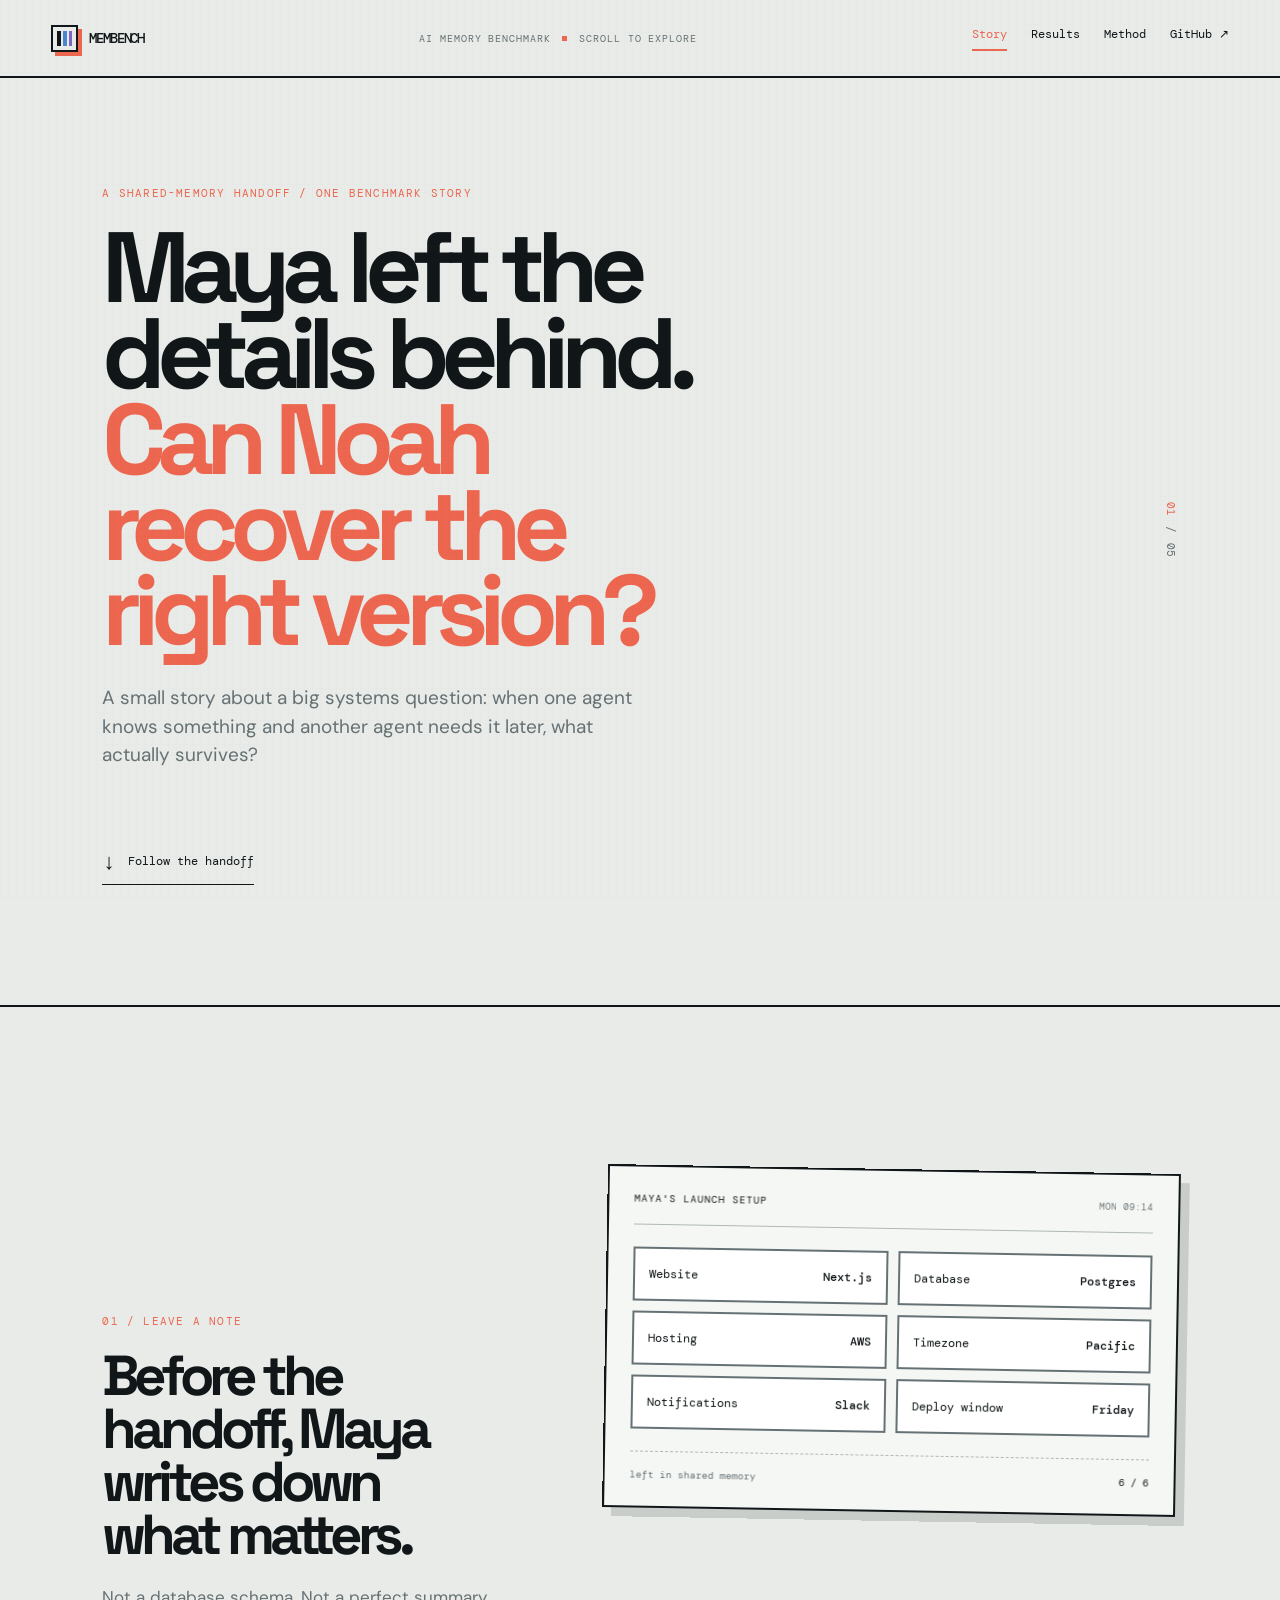
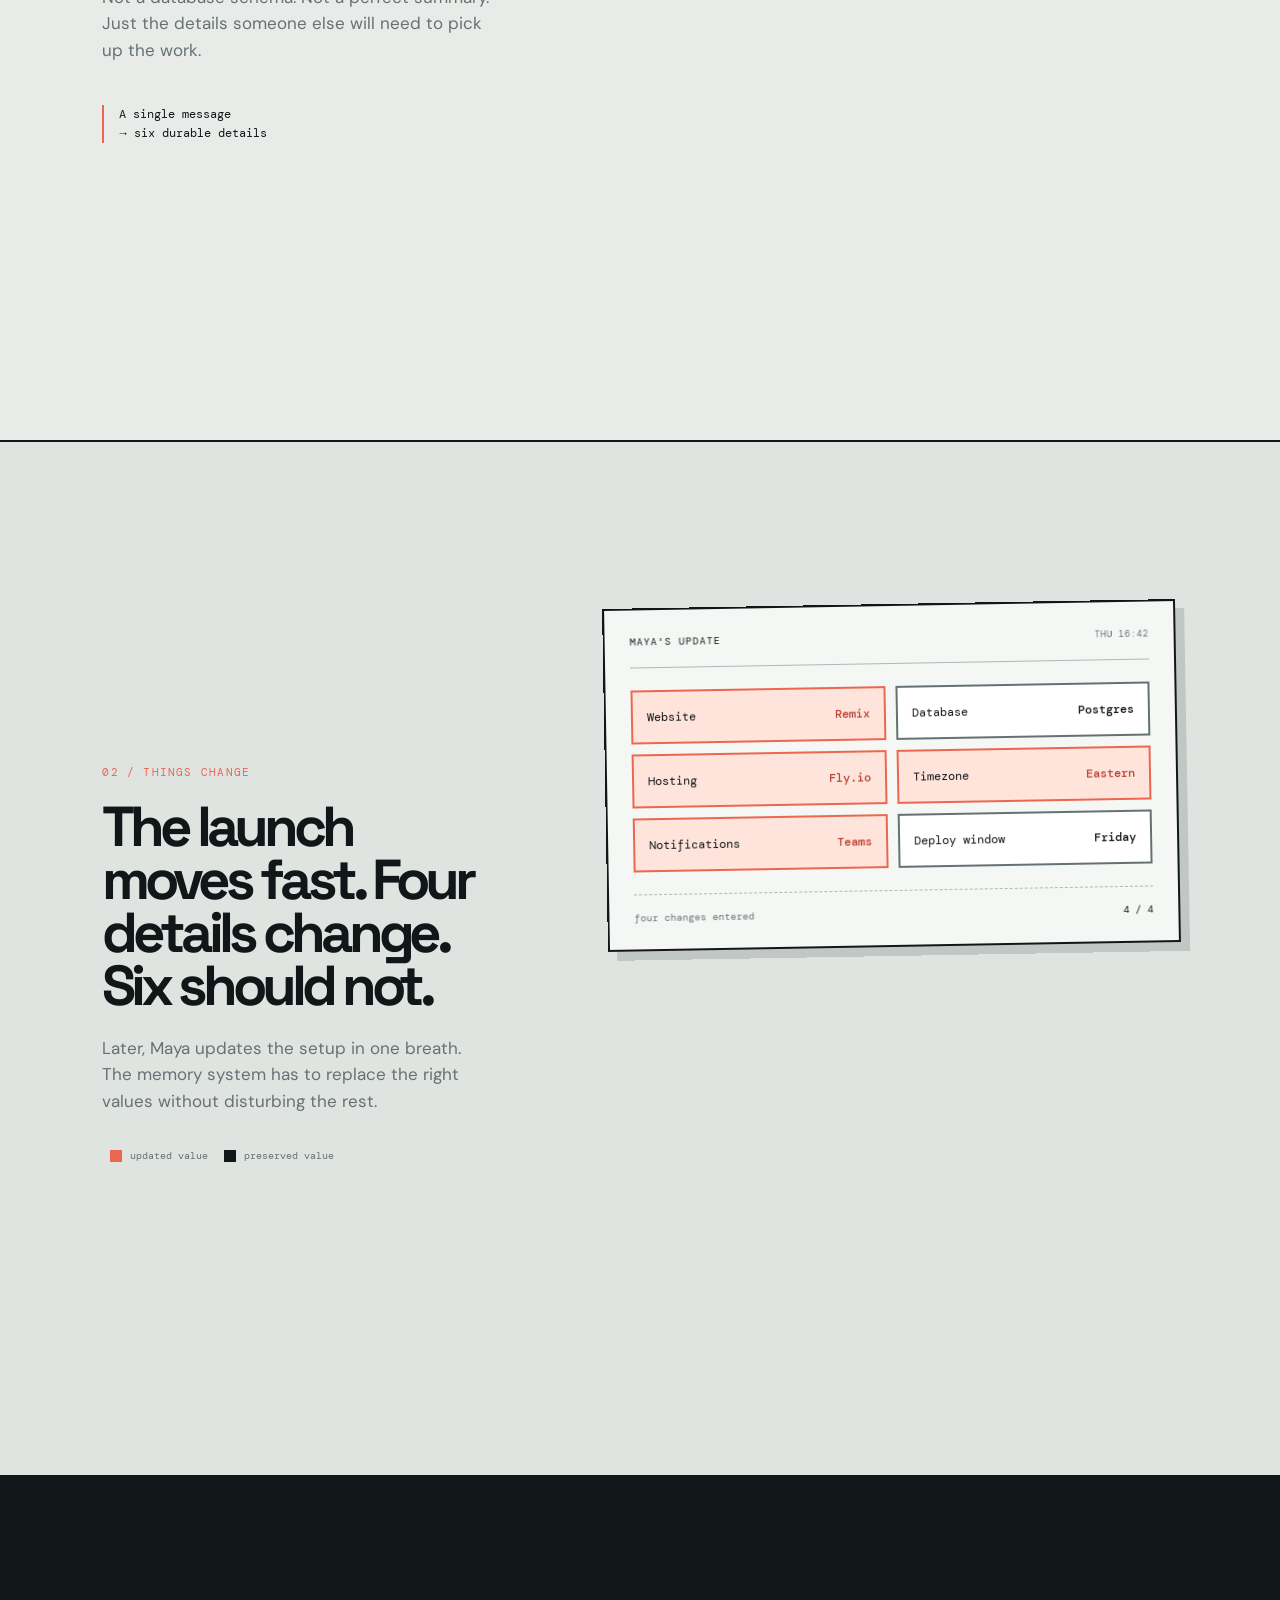
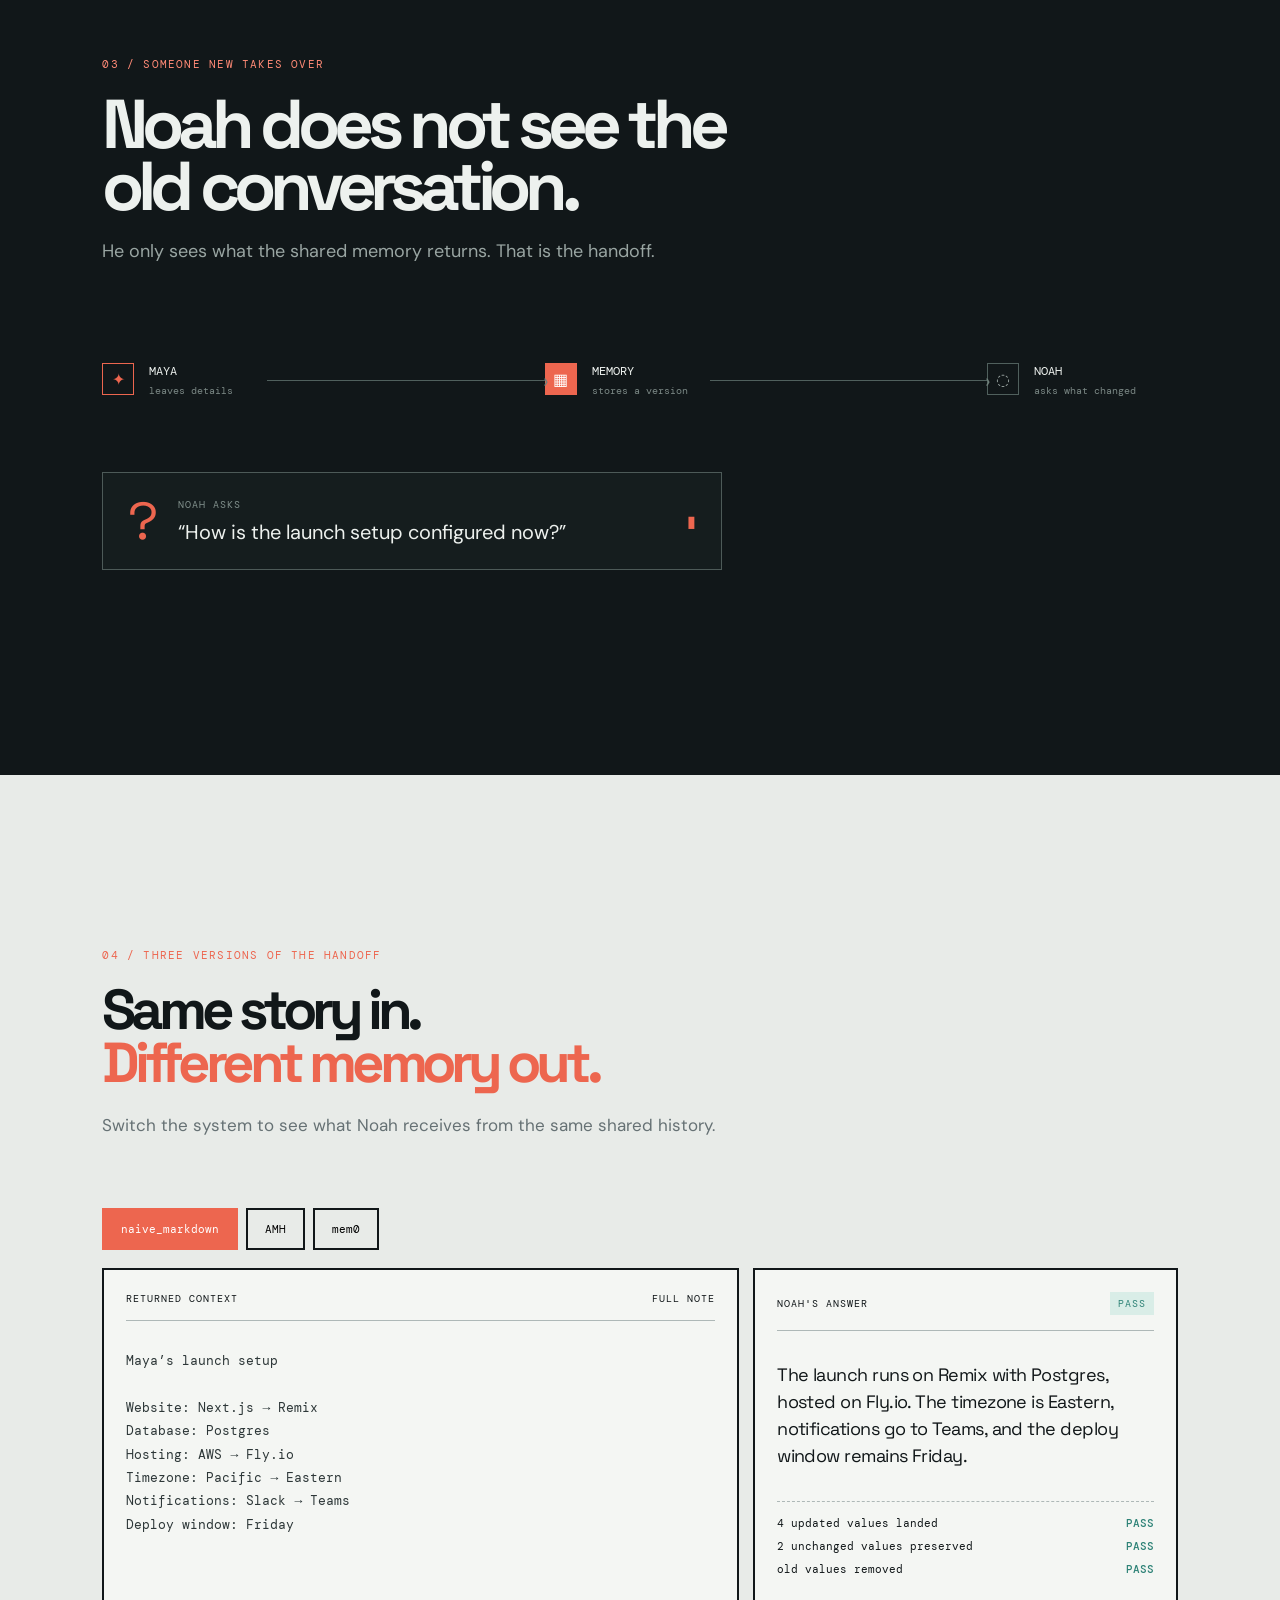
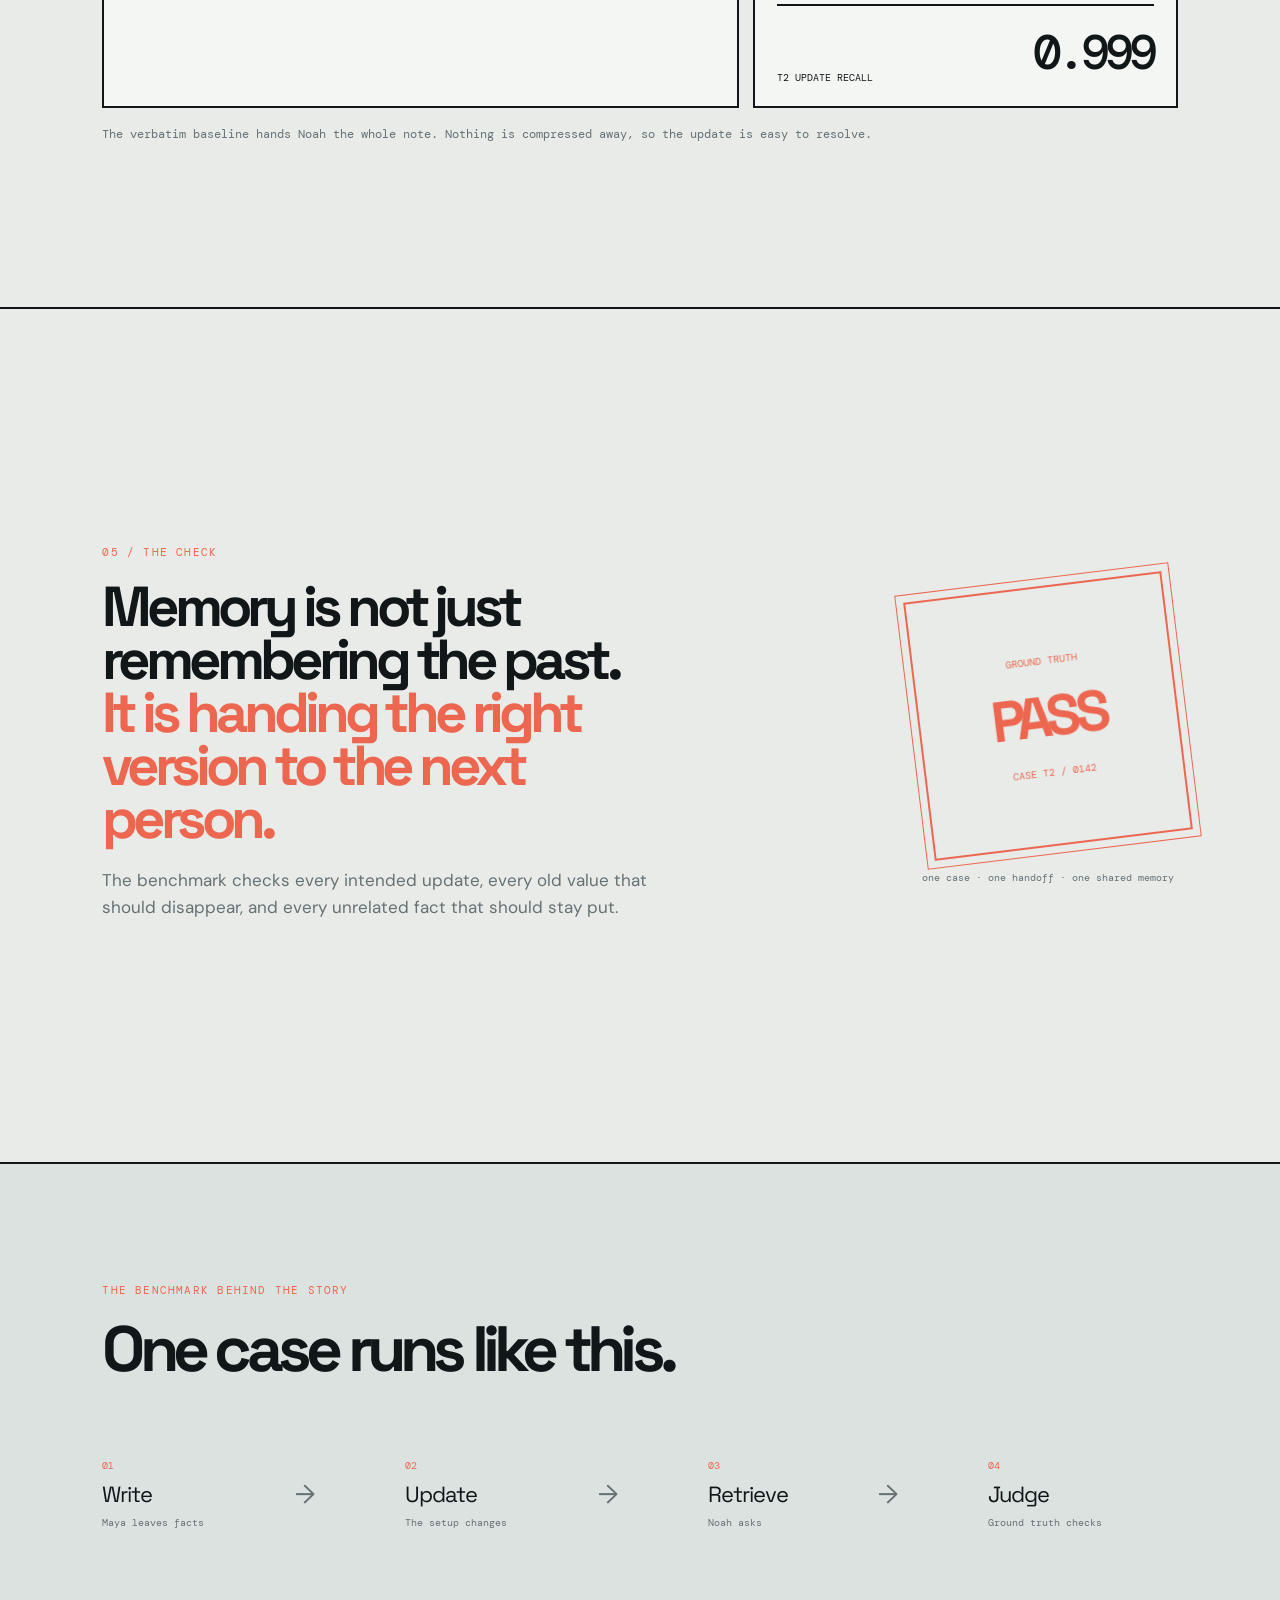
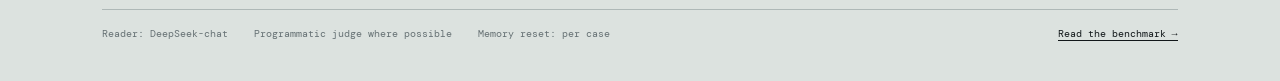
<file: web/index.html>
<!doctype html>
<html lang="en">
<head>
  <meta charset="UTF-8" />
  <meta name="viewport" content="width=device-width, initial-scale=1.0" />
  <meta name="description" content="An interactive story about shared memory in multi-agent systems." />
  <title>MemBench — Shared memory, handed off</title>
  <link rel="stylesheet" href="./styles.css" />
  <link rel="stylesheet" href="./interactions.css" />
</head>
<body>
  <div class="grain" aria-hidden="true"></div>
  <header class="site-header">
    <a class="brand" href="#top" aria-label="MemBench home"><span class="brand-mark"><i></i><i></i><i></i></span><span>MEMBENCH</span></a>
    <div class="header-meta"><span>AI MEMORY BENCHMARK</span><span class="header-dot"></span><span>SCROLL TO EXPLORE</span></div>
    <nav aria-label="Main navigation"><a class="active" href="#story">Story</a><a href="#results">Results</a><a href="#method">Method</a><a href="https://github.com/Gloria-Qi0311/agent-memory-benchmark" target="_blank" rel="noreferrer">GitHub ↗</a></nav>
  </header>

  <main id="top">
    <section class="hero section-pad" id="story">
      <div class="hero-copy reveal">
        <p class="kicker">A shared-memory handoff / one benchmark story</p>
        <h1>Maya left the details behind.<br /><em>Can Noah recover the right version?</em></h1>
        <p class="lede">A small story about a big systems question: when one agent knows something and another agent needs it later, what actually survives?</p>
        <a class="scroll-cue" href="#leave-note"><span class="pixel-arrow">↓</span> Follow the handoff</a>
      </div>
      <div class="hero-index" aria-hidden="true"><span>01</span><span>/</span><span>05</span></div>
    </section>

    <section class="story-stage section-pad" id="leave-note">
      <div class="story-copy reveal"><p class="chapter">01 / Leave a note</p><h2>Before the handoff, Maya writes down what matters.</h2><p>Not a database schema. Not a perfect summary. Just the details someone else will need to pick up the work.</p><div class="annotation">A single message<br />→ six durable details</div></div>
      <div class="memory-sticky"><div class="sticky-label">MAYA'S LAUNCH SETUP <span>MON 09:14</span></div><div class="fact-grid" id="facts-initial"></div><div class="sticky-foot">left in shared memory <span>6 / 6</span></div></div>
    </section>

    <section class="story-stage update-stage section-pad" id="change">
      <div class="story-copy reveal"><p class="chapter">02 / Things change</p><h2>The launch moves fast. Four details change. Six should not.</h2><p>Later, Maya updates the setup in one breath. The memory system has to replace the right values without disturbing the rest.</p><div class="change-note"><span class="swatch coral"></span>updated value <span class="swatch graphite"></span>preserved value</div></div>
      <div class="memory-sticky update-sticky"><div class="sticky-label">MAYA'S UPDATE <span>THU 16:42</span></div><div class="fact-grid" id="facts-update"></div><div class="sticky-foot">four changes entered <span>4 / 4</span></div></div>
    </section>

    <section class="handoff section-pad" id="handoff">
      <div class="handoff-intro reveal"><p class="chapter">03 / Someone new takes over</p><h2>Noah does not see the old conversation.</h2><p>He only sees what the shared memory returns. That is the handoff.</p></div>
      <div class="handoff-line" aria-hidden="true"><div class="line-node done"><span class="node-icon">✦</span><b>MAYA</b><small>leaves details</small></div><div class="line-connector"></div><div class="line-node current"><span class="node-icon">▦</span><b>MEMORY</b><small>stores a version</small></div><div class="line-connector"></div><div class="line-node"><span class="node-icon">◌</span><b>NOAH</b><small>asks what changed</small></div></div>
      <div class="question-card"><span class="question-mark">?</span><div><p class="question-label">NOAH ASKS</p><p>“How is the launch setup configured now?”</p></div><span class="pixel-caret">▮</span></div>
    </section>

    <section class="systems section-pad" id="results">
      <div class="systems-head reveal"><p class="chapter">04 / Three versions of the handoff</p><h2>Same story in.<br /><em>Different memory out.</em></h2><p>Switch the system to see what Noah receives from the same shared history.</p></div>
      <div class="system-tabs" role="tablist" aria-label="Memory systems"><button class="system-tab active" data-system="naive" role="tab" aria-selected="true">naive_markdown</button><button class="system-tab" data-system="amh" role="tab" aria-selected="false">AMH</button><button class="system-tab" data-system="mem0" role="tab" aria-selected="false">mem0</button></div>
      <div class="system-view"><div class="context-panel"><div class="panel-top"><span>RETURNED CONTEXT</span><span id="context-size">FULL NOTE</span></div><div class="context-paper" id="context-paper"></div></div><div class="answer-panel"><div class="panel-top"><span>NOAH'S ANSWER</span><span id="answer-status" class="status pass">PASS</span></div><p class="answer" id="answer-text"></p><div class="checks" id="checks"></div><div class="score-lockup"><span id="score-label">T2 UPDATE RECALL</span><strong id="score">0.999</strong></div></div></div>
      <p class="system-caption" id="system-caption"></p>
    </section>

    <section class="judge section-pad">
      <div class="judge-copy reveal"><p class="chapter">05 / The check</p><h2>Memory is not just remembering the past.<br /><em>It is handing the right version to the next person.</em></h2><p>The benchmark checks every intended update, every old value that should disappear, and every unrelated fact that should stay put.</p></div>
      <div class="judge-stamp"><div class="stamp-ring"><span>GROUND TRUTH</span><strong>PASS</strong><span>CASE T2 / 0142</span></div><div class="stamp-foot">one case · one handoff · one shared memory</div></div>
    </section>

    <section class="method section-pad" id="method"><div class="method-head"><p class="chapter">The benchmark behind the story</p><h2>One case runs like this.</h2></div><div class="method-flow"><div><span>01</span><b>Write</b><small>Maya leaves facts</small></div><i>→</i><div><span>02</span><b>Update</b><small>The setup changes</small></div><i>→</i><div><span>03</span><b>Retrieve</b><small>Noah asks</small></div><i>→</i><div><span>04</span><b>Judge</b><small>Ground truth checks</small></div></div><div class="method-foot"><span>Reader: DeepSeek-chat</span><span>Programmatic judge where possible</span><span>Memory reset: per case</span><a href="https://github.com/Gloria-Qi0311/agent-memory-benchmark#readme" target="_blank" rel="noreferrer">Read the benchmark →</a></div></section>
  </main>
  <div class="toast" role="status" aria-live="polite"></div>
  <script src="./app.js"></script>
</body>
</html>
</file>
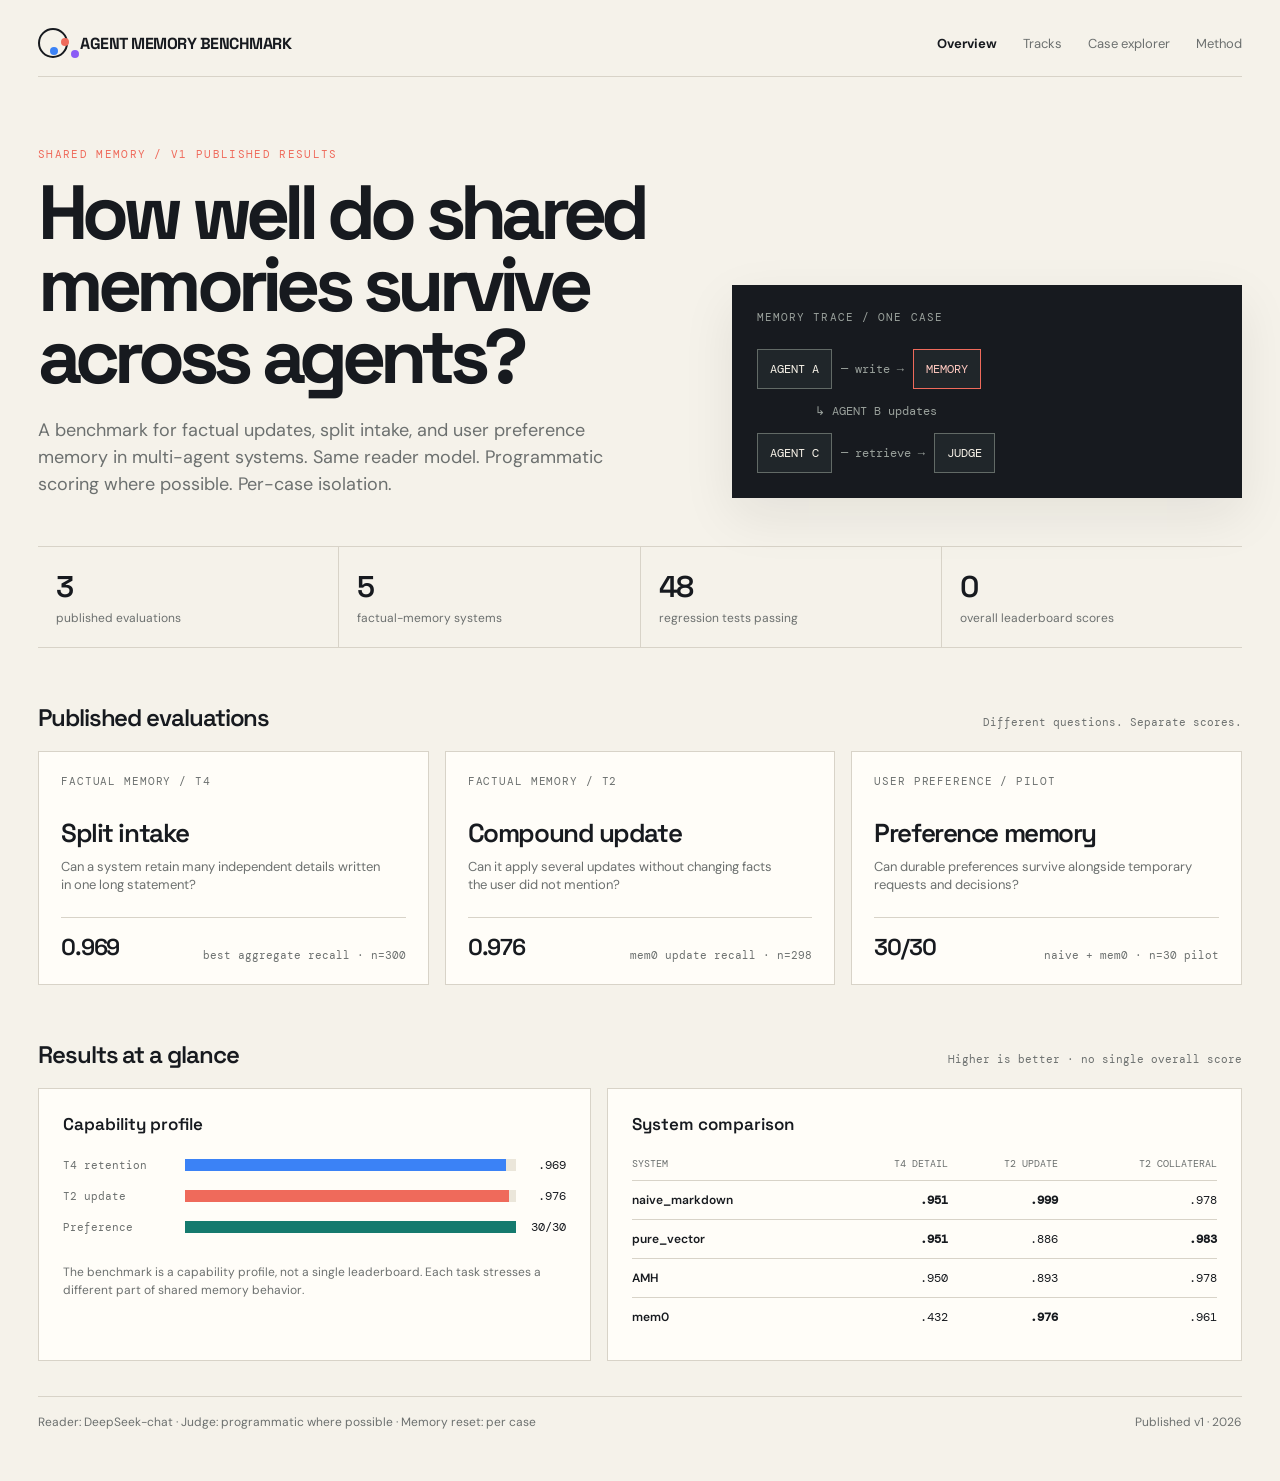
<file: design/mockups/index.html>
<!doctype html>
<html lang="en">
<head>
  <meta charset="utf-8" />
  <meta name="viewport" content="width=device-width, initial-scale=1" />
  <title>Memory Benchmark — UI direction studies</title>
  <style>
    @import url('https://fonts.googleapis.com/css2?family=DM+Mono:wght@400;500&family=DM+Sans:wght@400;500;600;700&family=Space+Grotesk:wght@400;500;600;700&display=swap');
    :root { --paper:#f5f2ea; --ink:#171a1f; --muted:#6c706f; --line:#d8d3c8; --accent:#ef6a5b; --blue:#3b82f6; --cyan:#06b6d4; --violet:#8b5cf6; --green:#157a6e; --panel:#fffdf8; --shadow:0 18px 50px rgba(30,28,23,.08); }
    * { box-sizing:border-box; }
    body { margin:0; background:var(--paper); color:var(--ink); font-family:'DM Sans',system-ui,sans-serif; }
    .app { max-width:1450px; margin:0 auto; min-height:100vh; padding:28px 38px 50px; }
    .topbar { display:flex; align-items:center; justify-content:space-between; border-bottom:1px solid var(--line); padding-bottom:18px; }
    .brand { display:flex; gap:12px; align-items:center; font-family:'Space Grotesk',sans-serif; font-weight:700; letter-spacing:-.03em; }
    .mark { width:30px; height:30px; border:2px solid var(--ink); border-radius:50%; position:relative; }
    .mark:after { content:''; position:absolute; width:8px; height:8px; background:var(--accent); border-radius:50%; right:-3px; top:8px; box-shadow:-11px 9px 0 var(--blue), 10px 12px 0 var(--violet); }
    nav { display:flex; gap:26px; color:var(--muted); font-size:13px; }
    nav span:first-child { color:var(--ink); font-weight:700; }
    .eyebrow { font-family:'DM Mono',monospace; color:var(--accent); font-size:11px; letter-spacing:.12em; text-transform:uppercase; }
    .hero { padding:70px 0 48px; display:grid; grid-template-columns:1.1fr .9fr; gap:70px; align-items:end; }
    h1 { font-family:'Space Grotesk',sans-serif; font-size:clamp(48px,6vw,82px); line-height:.94; letter-spacing:-.075em; margin:15px 0 24px; max-width:760px; }
    .hero p { font-size:18px; line-height:1.5; color:var(--muted); max-width:570px; margin:0; }
    .trace { background:var(--ink); color:#f8f3e9; padding:25px; box-shadow:var(--shadow); position:relative; overflow:hidden; }
    .trace:before { content:'MEMORY TRACE / ONE CASE'; display:block; color:#9aa19c; font:11px 'DM Mono',monospace; letter-spacing:.1em; margin-bottom:25px; }
    .trace-row { display:flex; align-items:center; gap:9px; font:12px 'DM Mono',monospace; white-space:nowrap; }
    .node { border:1px solid #626a66; padding:11px 12px; background:#20262a; }
    .node.hot { border-color:var(--accent); color:#ffc9c0; }
    .arrow { color:#9aa19c; }
    .stats { display:flex; border-top:1px solid var(--line); border-bottom:1px solid var(--line); }
    .stat { flex:1; padding:20px 18px; border-right:1px solid var(--line); }
    .stat:last-child { border-right:0; }
    .stat strong { display:block; font:600 30px 'Space Grotesk',sans-serif; letter-spacing:-.06em; }
    .stat span { color:var(--muted); font-size:12px; }
    .section-head { display:flex; align-items:baseline; justify-content:space-between; margin:54px 0 18px; }
    h2 { margin:0; font:600 24px 'Space Grotesk',sans-serif; letter-spacing:-.045em; }
    .section-head small { color:var(--muted); font:11px 'DM Mono',monospace; }
    .tracks { display:grid; grid-template-columns:repeat(3,1fr); gap:16px; }
    .card { background:var(--panel); border:1px solid var(--line); padding:22px; min-height:225px; position:relative; }
    .card:hover { border-color:var(--accent); }
    .card .tag { color:var(--muted); font:11px 'DM Mono',monospace; letter-spacing:.08em; }
    .card h3 { font:600 26px 'Space Grotesk',sans-serif; margin:28px 0 8px; letter-spacing:-.055em; }
    .card p { color:var(--muted); font-size:13px; line-height:1.45; margin:0 0 22px; max-width:320px; }
    .card .result { display:flex; justify-content:space-between; align-items:end; border-top:1px solid var(--line); padding-top:14px; }
    .result strong { font:600 23px 'Space Grotesk',sans-serif; letter-spacing:-.05em; }
    .result span { font:11px 'DM Mono',monospace; color:var(--muted); }
    .results { display:grid; grid-template-columns:1fr 1.15fr; gap:16px; }
    .panel { background:var(--panel); border:1px solid var(--line); padding:24px; }
    .panel h3 { font:600 17px 'Space Grotesk',sans-serif; margin:0 0 22px; }
    table { width:100%; border-collapse:collapse; font-size:12px; }
    th { text-align:right; color:var(--muted); font:10px 'DM Mono',monospace; text-transform:uppercase; padding:0 0 10px; }
    th:first-child, td:first-child { text-align:left; }
    td { border-top:1px solid var(--line); padding:11px 0; text-align:right; font-family:'DM Mono',monospace; }
    td:first-child { font-family:'DM Sans',sans-serif; font-weight:600; }
    .barline { display:flex; align-items:center; gap:10px; margin:15px 0; }
    .barline label { width:112px; font:11px 'DM Mono',monospace; color:var(--muted); }
    .bar { height:12px; flex:1; background:#ebe6da; }
    .bar i { display:block; height:100%; background:var(--accent); }
    .barline b { width:40px; font:12px 'DM Mono',monospace; text-align:right; }
    .footnote { margin-top:35px; color:var(--muted); font-size:12px; line-height:1.5; display:flex; justify-content:space-between; border-top:1px solid var(--line); padding-top:16px; }
    /* Distinct visual directions. */
    body.editorial { --paper:#efe9dd; --panel:#f7f2e8; --ink:#1c1b19; --line:#bdb5a6; --accent:#b54b34; }
    body.editorial .app { max-width:1500px; }
    body.editorial h1 { font-family:Georgia,serif; font-weight:400; letter-spacing:-.07em; }
    body.editorial .card, body.editorial .panel { border-radius:0; }
    body.console { --paper:#0b1012; --panel:#131a1d; --ink:#e6eee9; --muted:#899995; --line:#293535; --accent:#ff765f; --blue:#5e9bff; --violet:#af8cff; }
    body.console .app { max-width:1500px; }
    body.console .mark { border-color:#d4e5de; }
    body.console .card, body.console .panel { box-shadow:inset 0 1px 0 rgba(255,255,255,.035); }
    body.console .trace { background:#050808; border:1px solid #293535; }
    body.console .bar { background:#263131; }
    body.archive { --paper:#fbfbf8; --panel:#fff; --ink:#111; --muted:#777; --line:#deded8; --accent:#111; }
    body.archive .app { max-width:1180px; }
    body.archive .mark { border-radius:3px; }
    body.archive .mark:after { border-radius:1px; background:#111; box-shadow:-11px 9px 0 #777, 10px 12px 0 #bbb; }
    body.archive h1 { font-family:'DM Sans',sans-serif; font-size:66px; letter-spacing:-.08em; }
    body.archive .trace { background:#f4f4ef; color:#222; border:1px solid var(--line); box-shadow:none; }
    body.archive .node { background:#fff; color:#222; border-color:#bbb; }
    body.research { --paper:#e7e7e3; --panel:#f2f2ef; --ink:#111315; --muted:#626764; --line:#aeb3af; --accent:#ef644f; --blue:#477fd8; --violet:#7860c8; --green:#287d70; }
    body.research .app { max-width:1500px; padding-top:24px; }
    body.research .topbar { border-bottom:2px solid var(--ink); }
    body.research .brand { font-family:'DM Mono',monospace; letter-spacing:-.06em; }
    body.research .mark { border-radius:3px; width:28px; height:28px; }
    body.research .mark:after { border-radius:0; }
    body.research h1 { font-family:'Space Grotesk',sans-serif; font-weight:700; text-transform:uppercase; font-size:clamp(48px,6.7vw,92px); line-height:.86; letter-spacing:-.09em; max-width:700px; }
    body.research .hero { grid-template-columns:.95fr 1.05fr; padding-top:58px; gap:55px; }
    body.research .hero p { max-width:420px; font-family:'DM Mono',monospace; font-size:13px; line-height:1.6; }
    body.research .trace { background:#d7d9d5; color:var(--ink); border:2px solid var(--ink); box-shadow:none; padding:28px; }
    body.research .trace:before { color:var(--muted); }
    body.research .node { background:#f2f2ef; color:var(--ink); border:2px solid var(--ink); font-weight:500; }
    body.research .node.hot { background:var(--accent); border-color:var(--accent); color:#fff; }
    body.research .arrow { color:var(--ink); }
    body.research .stats { border-top:2px solid var(--ink); border-bottom:2px solid var(--ink); }
    body.research .stat { border-right:1px solid var(--line); }
    body.research .card, body.research .panel { border:2px solid var(--ink); border-radius:0; box-shadow:none; background:var(--panel); }
    body.research .card h3 { text-transform:uppercase; font-size:24px; }
    body.research .card .tag, body.research .section-head small, body.research td, body.research th { font-family:'DM Mono',monospace; }
    body.research .bar { background:#cdd0cb; }
    body.research .bar i { background:var(--accent)!important; }
    body.research .footnote { border-top:2px solid var(--ink); font-family:'DM Mono',monospace; font-size:10px; }
    body.paper { --paper:#f4eddf; --panel:#fffaf0; --ink:#252321; --muted:#766f65; --line:#c9bda9; --accent:#d85b45; --blue:#4d86c6; --violet:#8b6db7; --green:#4c8b78; }
    body.paper { background-color:var(--paper); background-image:radial-gradient(rgba(70,55,35,.07) .7px,transparent .7px); background-size:7px 7px; }
    body.paper .app { max-width:1320px; padding-top:30px; }
    body.paper .topbar { border-bottom:1px solid #8e806d; }
    body.paper .brand { font-family:'DM Sans',sans-serif; font-weight:700; letter-spacing:-.06em; }
    body.paper .mark { border:2px solid #484039; transform:rotate(-5deg); }
    body.paper .mark:after { border-radius:2px; background:var(--accent); box-shadow:-11px 9px 0 var(--blue), 10px 12px 0 var(--violet); }
    body.paper h1 { font-family:Georgia,serif; font-weight:400; font-style:italic; font-size:clamp(46px,6vw,78px); line-height:.95; letter-spacing:-.07em; }
    body.paper .eyebrow, body.paper .card .tag, body.paper .section-head small { font-family:'DM Mono',monospace; color:#8d5d4e; }
    body.paper .hero { padding-top:58px; }
    body.paper .hero p { font-family:Georgia,serif; font-size:17px; color:#625b52; }
    body.paper .trace { background:#e7ddcc; color:var(--ink); border:1px solid #978874; box-shadow:4px 5px 0 rgba(92,70,42,.12); transform:rotate(1deg); }
    body.paper .trace:before { color:#8d806e; }
    body.paper .node { background:#fff9ed; color:var(--ink); border:1px solid #756754; }
    body.paper .node.hot { background:#f2b0a1; border-color:#b84c3b; color:#56291f; }
    body.paper .arrow { color:#6c5e4c; }
    body.paper .stats { border-top:1px solid #8e806d; border-bottom:1px solid #8e806d; }
    body.paper .stat { border-right:1px dashed #c0b29e; }
    body.paper .stat strong { font-family:Georgia,serif; font-style:italic; font-weight:400; }
    body.paper .card, body.paper .panel { border:1px solid #ab9d89; border-radius:2px; background:rgba(255,250,240,.8); box-shadow:2px 3px 0 rgba(92,70,42,.08); }
    body.paper .card:nth-child(2) { transform:rotate(.35deg); }
    body.paper .card:nth-child(3) { transform:rotate(-.3deg); }
    body.paper .card h3, body.paper .panel h3 { font-family:Georgia,serif; font-weight:700; letter-spacing:-.04em; }
    body.paper .card p { font-family:Georgia,serif; color:#655d53; }
    body.paper .card .result { border-top:1px dashed #b7a992; }
    body.paper .result strong { font-family:Georgia,serif; font-style:italic; font-weight:400; }
    body.paper table, body.paper .barline label, body.paper .barline b { font-family:'DM Mono',monospace; }
    body.paper .bar { background:#e3d7c4; }
    body.paper .bar i { background:var(--accent)!important; }
    body.paper .footnote { border-top:1px solid #8e806d; font-family:'DM Mono',monospace; }
    body.pixel { --paper:#edf0ed; --panel:#f7f9f6; --ink:#11181a; --muted:#657174; --line:#aeb9b7; --accent:#ef654f; --blue:#4b86d4; --violet:#8064c7; --green:#2d8378; }
    body.pixel { background-image:linear-gradient(rgba(24,38,40,.035) 1px,transparent 1px),linear-gradient(90deg,rgba(24,38,40,.035) 1px,transparent 1px); background-size:8px 8px; }
    body.pixel .app { max-width:1450px; padding-top:24px; }
    body.pixel .topbar { border-bottom:2px solid var(--ink); }
    body.pixel .brand, body.pixel .eyebrow, body.pixel .trace:before, body.pixel .card .tag, body.pixel .section-head small, body.pixel .footnote { font-family:'DM Mono',monospace; }
    body.pixel .brand { letter-spacing:-.08em; }
    body.pixel .mark { border-radius:0; border:2px solid var(--ink); box-shadow:4px 4px 0 var(--accent); }
    body.pixel .mark:after { border-radius:0; }
    body.pixel h1 { font-family:'Space Grotesk',sans-serif; font-weight:700; text-transform:uppercase; font-size:clamp(50px,6.5vw,88px); line-height:.88; letter-spacing:-.1em; }
    body.pixel .hero { grid-template-columns:1fr 1fr; gap:48px; padding-top:56px; }
    body.pixel .hero p { font-family:'DM Mono',monospace; font-size:12px; line-height:1.7; max-width:500px; }
    body.pixel .trace { background:#dce3e0; color:var(--ink); border:2px solid var(--ink); box-shadow:6px 6px 0 rgba(17,24,26,.18); }
    body.pixel .node { background:var(--panel); color:var(--ink); border:2px solid var(--ink); border-radius:0; box-shadow:3px 3px 0 rgba(17,24,26,.15); }
    body.pixel .node.hot { background:var(--accent); color:#fff; border-color:var(--ink); }
    body.pixel .arrow { color:var(--ink); }
    body.pixel .stats { border-top:2px solid var(--ink); border-bottom:2px solid var(--ink); }
    body.pixel .stat { border-right:1px solid var(--line); }
    body.pixel .stat strong { font-family:'DM Mono',monospace; font-weight:500; letter-spacing:-.1em; }
    body.pixel .card, body.pixel .panel { border:2px solid var(--ink); border-radius:0; box-shadow:4px 4px 0 rgba(17,24,26,.12); background:var(--panel); }
    body.pixel .card h3 { font-family:'Space Grotesk',sans-serif; text-transform:uppercase; letter-spacing:-.08em; }
    body.pixel .card .result { border-top:2px solid var(--ink); }
    body.pixel .result strong { font-family:'DM Mono',monospace; letter-spacing:-.1em; }
    body.pixel .bar { background:#d5ddda; border:1px solid var(--ink); padding:1px; }
    body.pixel .bar i { background:var(--accent)!important; }
    body.pixel td { border-top:1px solid var(--line); }
    body.pixel .footnote { border-top:2px solid var(--ink); }
    @media(max-width:850px) { .app{padding:20px}.hero,.results{grid-template-columns:1fr;gap:28px}.tracks{grid-template-columns:1fr}.hero{padding-top:45px}.stats{flex-wrap:wrap}.stat{min-width:50%}nav{display:none} }
  </style>
</head>
<body>
  <main class="app">
    <header class="topbar"><div class="brand"><span class="mark"></span><span>AGENT MEMORY BENCHMARK</span></div><nav><span>Overview</span><span>Tracks</span><span>Case explorer</span><span>Method</span></nav></header>
    <section class="hero"><div><div class="eyebrow">Shared memory / v1 published results</div><h1>How well do shared memories survive across agents?</h1><p>A benchmark for factual updates, split intake, and user preference memory in multi-agent systems. Same reader model. Programmatic scoring where possible. Per-case isolation.</p></div><div class="trace"><div class="trace-row"><span class="node">AGENT A</span><span class="arrow">— write →</span><span class="node hot">MEMORY</span></div><div class="trace-row" style="margin:14px 0 14px 58px"><span class="arrow">↳ AGENT B updates</span></div><div class="trace-row"><span class="node">AGENT C</span><span class="arrow">— retrieve →</span><span class="node">JUDGE</span></div></div></section>
    <section class="stats"><div class="stat"><strong>3</strong><span>published evaluations</span></div><div class="stat"><strong>5</strong><span>factual-memory systems</span></div><div class="stat"><strong>48</strong><span>regression tests passing</span></div><div class="stat"><strong>0</strong><span>overall leaderboard scores</span></div></section>
    <div class="section-head"><h2>Published evaluations</h2><small>Different questions. Separate scores.</small></div>
    <section class="tracks"><article class="card"><div class="tag">FACTUAL MEMORY / T4</div><h3>Split intake</h3><p>Can a system retain many independent details written in one long statement?</p><div class="result"><strong>0.969</strong><span>best aggregate recall · n=300</span></div></article><article class="card"><div class="tag">FACTUAL MEMORY / T2</div><h3>Compound update</h3><p>Can it apply several updates without changing facts the user did not mention?</p><div class="result"><strong>0.976</strong><span>mem0 update recall · n=298</span></div></article><article class="card"><div class="tag">USER PREFERENCE / PILOT</div><h3>Preference memory</h3><p>Can durable preferences survive alongside temporary requests and decisions?</p><div class="result"><strong>30/30</strong><span>naive + mem0 · n=30 pilot</span></div></article></section>
    <div class="section-head"><h2>Results at a glance</h2><small>Higher is better · no single overall score</small></div>
    <section class="results"><div class="panel"><h3>Capability profile</h3><div class="barline"><label>T4 retention</label><div class="bar"><i style="width:97%;background:var(--blue)"></i></div><b>.969</b></div><div class="barline"><label>T2 update</label><div class="bar"><i style="width:98%;background:var(--accent)"></i></div><b>.976</b></div><div class="barline"><label>Preference</label><div class="bar"><i style="width:100%;background:var(--green)"></i></div><b>30/30</b></div><p style="color:var(--muted);font-size:12px;line-height:1.5;margin-top:28px">The benchmark is a capability profile, not a single leaderboard. Each task stresses a different part of shared memory behavior.</p></div><div class="panel"><h3>System comparison</h3><table><thead><tr><th>System</th><th>T4 detail</th><th>T2 update</th><th>T2 collateral</th></tr></thead><tbody><tr><td>naive_markdown</td><td><b>.951</b></td><td><b>.999</b></td><td>.978</td></tr><tr><td>pure_vector</td><td><b>.951</b></td><td>.886</td><td><b>.983</b></td></tr><tr><td>AMH</td><td>.950</td><td>.893</td><td>.978</td></tr><tr><td>mem0</td><td>.432</td><td><b>.976</b></td><td>.961</td></tr></tbody></table></div></section>
    <div class="footnote"><span>Reader: DeepSeek-chat · Judge: programmatic where possible · Memory reset: per case</span><span>Published v1 · 2026</span></div>
  </main>
  <script>const theme=new URLSearchParams(location.search).get('theme'); if(theme) document.body.className=theme;</script>
</body>
</html>
</file>
<file: web/styles.css>
@import url('https://fonts.googleapis.com/css2?family=DM+Mono:wght@400;500&family=DM+Sans:wght@400;500;600;700&family=Space+Grotesk:wght@500;600;700&display=swap');
:root{--paper:#e8ebe8;--panel:#f4f6f3;--ink:#111719;--muted:#667174;--line:#aeb8b7;--coral:#ed664f;--blue:#4a86d2;--violet:#7f65c3;--green:#2d8276;--mono:'DM Mono',monospace;--sans:'DM Sans',sans-serif;--display:'Space Grotesk',sans-serif}*{box-sizing:border-box}html{scroll-behavior:smooth}body{margin:0;background:var(--paper);color:var(--ink);font-family:var(--sans);overflow-x:hidden}.grain{position:fixed;inset:0;pointer-events:none;opacity:.26;z-index:20;background-image:linear-gradient(rgba(20,30,32,.035) 1px,transparent 1px),linear-gradient(90deg,rgba(20,30,32,.035) 1px,transparent 1px);background-size:8px 8px}.site-header{position:fixed;z-index:10;top:0;left:0;right:0;height:78px;display:flex;align-items:center;justify-content:space-between;padding:0 4vw;border-bottom:2px solid var(--ink);background:rgba(232,235,232,.9);backdrop-filter:blur(8px)}.brand{display:flex;align-items:center;gap:11px;color:var(--ink);text-decoration:none;font:500 14px var(--mono);letter-spacing:-.08em}.brand-mark{width:27px;height:27px;border:2px solid var(--ink);display:grid;grid-template-columns:repeat(3,1fr);gap:2px;padding:4px;box-shadow:4px 4px 0 var(--coral)}.brand-mark i{display:block;background:var(--ink)}.brand-mark i:nth-child(2){background:var(--blue)}.brand-mark i:nth-child(3){background:var(--violet)}.header-meta{display:flex;gap:12px;align-items:center;color:var(--muted);font:10px var(--mono);letter-spacing:.09em}.header-dot{height:5px;width:5px;background:var(--coral)}nav{display:flex;gap:24px}nav a{color:var(--ink);text-decoration:none;font:12px var(--mono)}nav a.active{color:var(--coral);border-bottom:2px solid var(--coral);padding-bottom:7px}.section-pad{padding-left:8vw;padding-right:8vw}.hero{min-height:100vh;padding-top:175px;padding-bottom:120px;display:grid;grid-template-columns:1.15fr .85fr;align-items:end;position:relative}.hero-copy{max-width:830px}.kicker,.chapter{font:11px var(--mono);letter-spacing:.11em;text-transform:uppercase;color:var(--coral)}h1,h2{font-family:var(--display);letter-spacing:-.09em}h1{font-size:clamp(52px,7.8vw,112px);line-height:.86;margin:25px 0 30px;max-width:920px}h1 em,h2 em{color:var(--coral);font-style:normal}.lede{max-width:530px;font-size:19px;line-height:1.5;color:var(--muted)}.scroll-cue{display:inline-flex;align-items:center;gap:12px;margin-top:58px;color:var(--ink);font:12px var(--mono);text-decoration:none;border-bottom:1px solid var(--ink);padding-bottom:8px}.pixel-arrow{font-size:22px}.hero-index{align-self:center;justify-self:end;display:flex;gap:10px;writing-mode:vertical-rl;color:var(--muted);font:11px var(--mono)}.hero-index span:first-child{color:var(--coral)}.story-stage{min-height:115vh;display:grid;grid-template-columns:.72fr 1fr;gap:7vw;align-items:center;border-top:2px solid var(--ink)}.story-copy{max-width:390px}.story-copy h2,.systems-head h2,.judge-copy h2,.method h2{font-size:clamp(37px,4.4vw,67px);line-height:.94;margin:22px 0}.story-copy>p:not(.chapter),.systems-head>p:not(.chapter),.judge-copy>p:not(.chapter){font-size:17px;line-height:1.55;color:var(--muted)}.annotation{margin-top:42px;border-left:2px solid var(--coral);padding-left:15px;font:12px/1.6 var(--mono)}.memory-sticky{position:sticky;top:130px;align-self:start;margin-top:18vh;max-width:680px;background:#f5f7f4;border:2px solid var(--ink);box-shadow:9px 9px 0 rgba(17,23,25,.14);padding:25px;transform:rotate(1deg)}.sticky-label,.panel-top{display:flex;justify-content:space-between;align-items:center;font:10px var(--mono);letter-spacing:.1em}.sticky-label{padding-bottom:19px;border-bottom:1px solid var(--line)}.sticky-label span{color:var(--muted);font-size:9px}.fact-grid{display:grid;grid-template-columns:repeat(2,1fr);gap:10px;padding:22px 0}.fact{display:flex;justify-content:space-between;align-items:center;min-height:54px;padding:13px 14px;border:2px solid var(--ink);font:12px var(--mono);background:#fff}.fact .value{font-weight:500}.fact.updated{border-color:var(--coral);background:#ffe4dc}.fact.updated .value{color:#bd4335}.fact.preserved{border-color:#657174}.fact.lost{border:2px dashed #9ca6a4;color:#9ca6a4;background:transparent}.sticky-foot{border-top:1px dashed var(--line);padding-top:16px;color:var(--muted);font:10px var(--mono);display:flex;justify-content:space-between}.sticky-foot span{color:var(--ink)}.update-stage{background:#dfe4e1}.update-sticky{transform:rotate(-1deg)}.change-note{display:flex;align-items:center;gap:8px;margin-top:35px;font:10px var(--mono);color:var(--muted)}.swatch{width:12px;height:12px;display:inline-block;margin-left:8px;border:1px solid var(--ink)}.swatch.coral{background:var(--coral);border-color:var(--coral)}.swatch.graphite{background:var(--ink)}.handoff{min-height:100vh;padding-top:19vh;padding-bottom:17vh;background:var(--ink);color:#edf1ee}.handoff-intro{max-width:680px}.handoff .chapter{color:#ff8a76}.handoff h2{font-size:clamp(43px,5.4vw,80px);line-height:.9;margin:22px 0}.handoff-intro>p:not(.chapter){color:#99a5a2;font-size:18px}.handoff-line{display:flex;align-items:center;margin:100px 0 75px;max-width:1050px}.line-node{display:grid;grid-template-columns:36px auto;column-gap:11px;min-width:165px;color:#9ca7a4}.line-node b{font:12px var(--mono);color:#edf1ee}.line-node small{grid-column:2;font:10px var(--mono);color:#7b8885;margin-top:5px}.node-icon{grid-row:1/3;width:32px;height:32px;border:1px solid #50605d;display:grid;place-items:center;color:#9ca7a4}.line-node.done .node-icon{border-color:var(--coral);color:var(--coral)}.line-node.current .node-icon{background:var(--coral);border-color:var(--coral);color:#fff}.line-connector{height:1px;background:#50605d;flex:1;position:relative}.line-connector:after{content:'›';position:absolute;right:-4px;top:-12px;color:#70807b;font-size:20px}.question-card{max-width:620px;border:1px solid #4d5a58;padding:22px 25px;display:flex;align-items:center;gap:20px;background:#151d1e}.question-mark{font:52px/1 var(--display);color:var(--coral)}.question-label{font:10px var(--mono);color:#81908c;letter-spacing:.1em;margin:0 0 8px}.question-card p:last-of-type{font-size:20px;margin:0}.pixel-caret{margin-left:auto;color:var(--coral);animation:blink 1.1s infinite steps(2)}@keyframes blink{50%{opacity:0}}.systems{padding-top:18vh;padding-bottom:17vh}.systems-head{max-width:680px}.system-tabs{display:flex;gap:8px;margin:70px 0 18px}.system-tab{border:2px solid var(--ink);background:transparent;padding:12px 17px;font:11px var(--mono);cursor:pointer}.system-tab.active{background:var(--coral);border-color:var(--coral);color:#fff}.system-view{display:grid;grid-template-columns:1.2fr .8fr;gap:14px}.context-panel,.answer-panel{border:2px solid var(--ink);background:var(--panel);padding:22px;min-height:430px}.panel-top{padding-bottom:15px;border-bottom:1px solid var(--line)}.status{padding:5px 8px;font:10px var(--mono)}.status.pass{background:#d9ede7;color:var(--green)}.status.warn{background:#ffe0d7;color:#b34b3c}.context-paper{padding:28px 0;font:13px/1.8 var(--mono);white-space:pre-line;color:#2d3738}.context-paper mark{background:#ffc0b4;color:var(--ink);padding:2px 4px}.answer{font:18px/1.5 var(--display);letter-spacing:-.03em;min-height:120px;margin:30px 0 20px}.checks{border-top:1px dashed var(--line);padding-top:14px;display:grid;gap:9px}.check{display:flex;justify-content:space-between;font:11px var(--mono)}.check b{font-weight:500}.check.pass b{color:var(--green)}.check.fail b{color:var(--coral)}.score-lockup{border-top:2px solid var(--ink);margin-top:28px;padding-top:15px;display:flex;justify-content:space-between;align-items:end;font:10px var(--mono)}.score-lockup strong{font:500 48px var(--mono);letter-spacing:-.1em}.system-caption{font:12px var(--mono);color:var(--muted);max-width:800px;margin-top:18px}.judge{min-height:95vh;padding-top:16vh;padding-bottom:16vh;display:grid;grid-template-columns:1fr .7fr;gap:10vw;align-items:center;border-top:2px solid var(--ink)}.judge-copy h2{max-width:720px}.judge-stamp{justify-self:end;text-align:center}.stamp-ring{width:260px;height:260px;border:2px solid var(--coral);outline:1px solid var(--coral);outline-offset:7px;display:flex;flex-direction:column;justify-content:center;gap:13px;transform:rotate(-7deg);color:var(--coral);font:10px var(--mono)}.stamp-ring strong{font:700 57px var(--display);letter-spacing:-.1em}.stamp-foot{margin-top:25px;color:var(--muted);font:10px var(--mono)}.method{background:#dce2df;border-top:2px solid var(--ink);padding-top:12vh;padding-bottom:40px}.method-head h2{font-size:clamp(42px,5vw,72px);margin-bottom:80px}.method-flow{display:flex;align-items:center;max-width:1000px;justify-content:space-between}.method-flow>div{display:grid;gap:8px}.method-flow span{font:10px var(--mono);color:var(--coral)}.method-flow b{font:22px var(--display);letter-spacing:-.05em}.method-flow small{font:10px var(--mono);color:var(--muted)}.method-flow>i{font-style:normal;font-size:26px;color:var(--muted)}.method-foot{border-top:1px solid var(--line);margin-top:80px;padding-top:17px;display:flex;gap:26px;flex-wrap:wrap;color:var(--muted);font:10px var(--mono)}.method-foot a{margin-left:auto;color:var(--ink);text-decoration:none;border-bottom:1px solid var(--ink)}.reveal{opacity:0;transform:translateY(25px);transition:opacity .7s ease,transform .7s ease}.reveal.visible{opacity:1;transform:none}@media(max-width:900px){.header-meta{display:none}.site-header{height:65px;padding:0 20px}nav{gap:13px}nav a{font-size:10px}.section-pad{padding-left:6vw;padding-right:6vw}.hero{grid-template-columns:1fr;padding-top:130px;min-height:93vh}.hero-index{display:none}.story-stage,.judge,.system-view{grid-template-columns:1fr;gap:30px;min-height:auto;padding-top:95px;padding-bottom:110px}.memory-sticky{position:relative;top:auto;margin:20px 0 0;transform:none}.judge-stamp{justify-self:start;margin:30px auto 0}.handoff-line{margin:65px 0;overflow-x:auto;padding-bottom:15px}.line-connector{min-width:45px}.system-tabs{margin-top:45px;overflow-x:auto}.system-tab{white-space:nowrap}.method-flow{display:grid;grid-template-columns:1fr 1fr;gap:35px}.method-flow>i{display:none}.method-foot a{margin-left:0}.fact-grid{grid-template-columns:1fr}.context-panel,.answer-panel{min-height:auto}h1{font-size:clamp(48px,13vw,76px)}}
</file>
<file: web/interactions.css>
.fact{cursor:pointer;text-align:left;color:var(--ink);transition:transform .18s ease,box-shadow .18s ease,background .18s ease}.fact:hover,.fact:focus-visible{transform:translate(-3px,-3px);box-shadow:4px 4px 0 var(--coral);outline:none}.toast{position:fixed;z-index:30;right:24px;bottom:24px;max-width:330px;padding:13px 16px;background:var(--ink);color:#fff;font:11px/1.45 var(--mono);opacity:0;transform:translateY(10px);pointer-events:none;transition:opacity .2s ease,transform .2s ease}.toast.show{opacity:1;transform:none}
</file>
